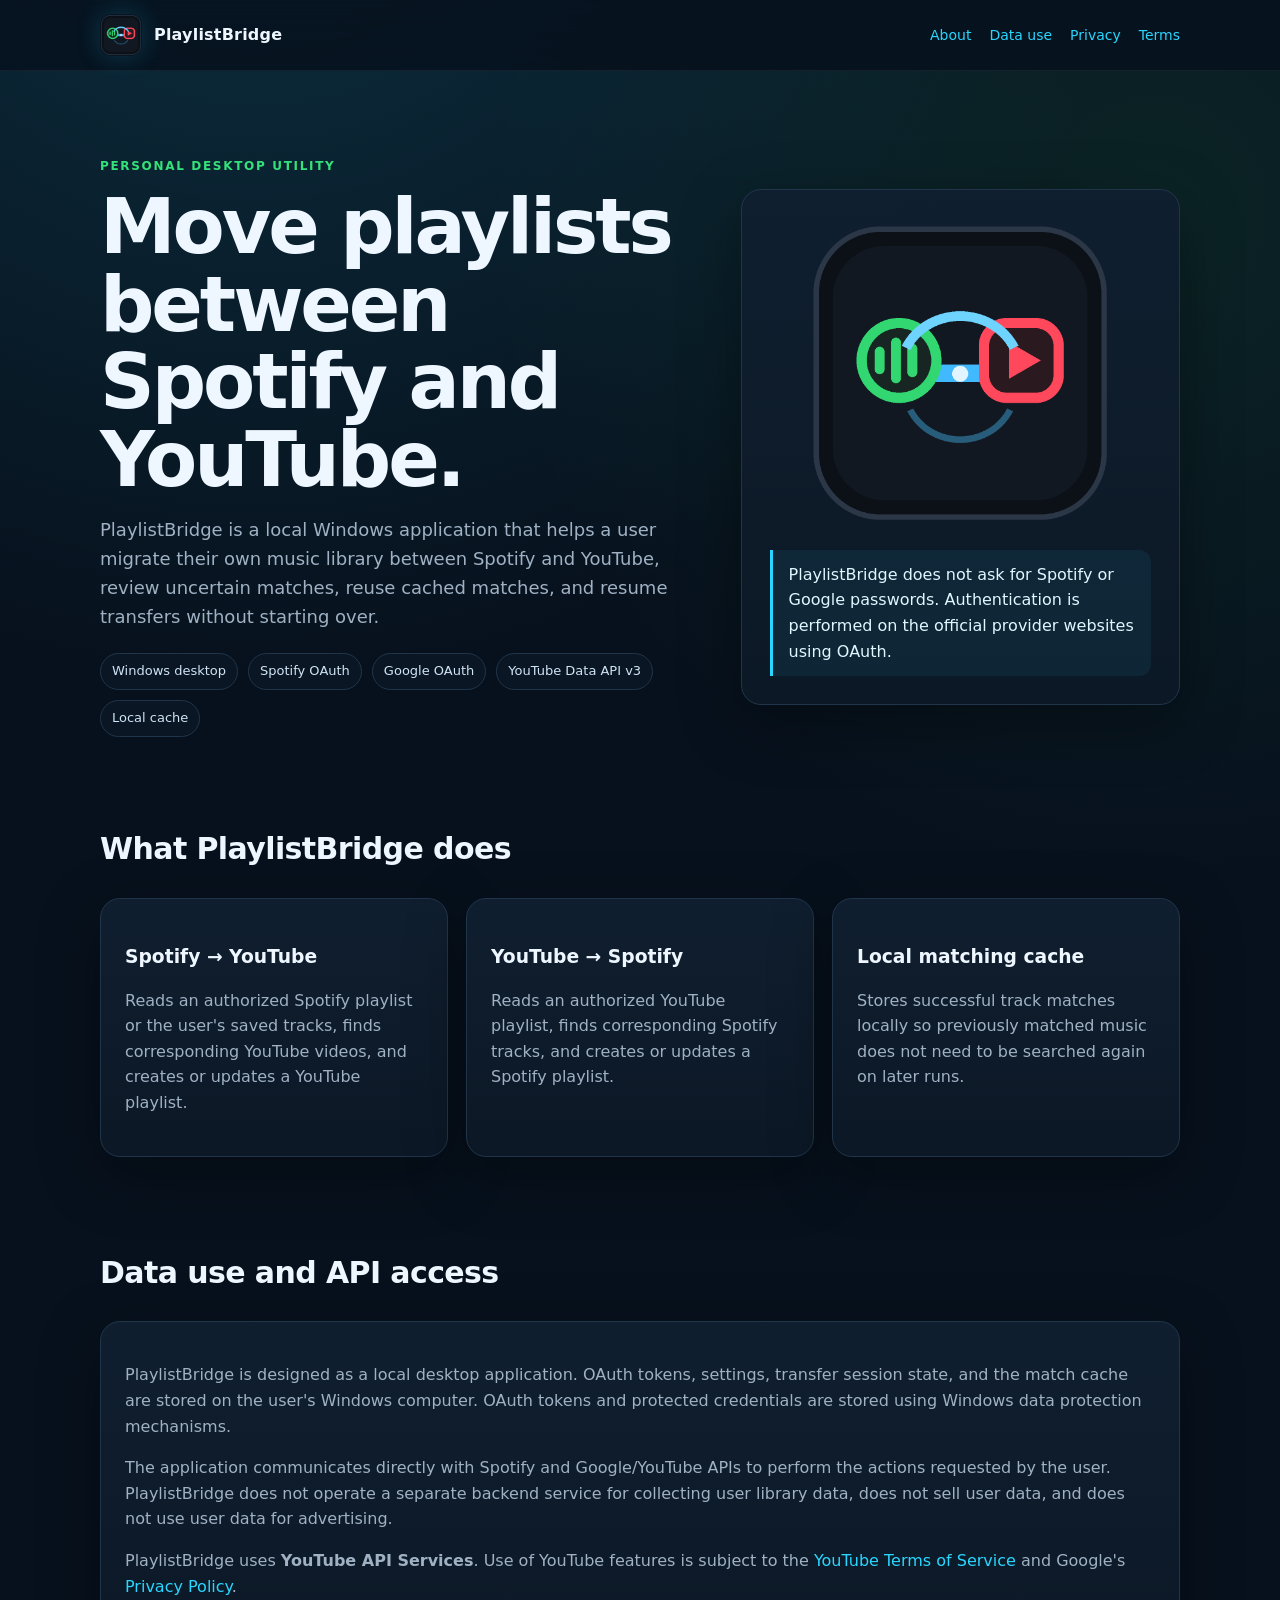
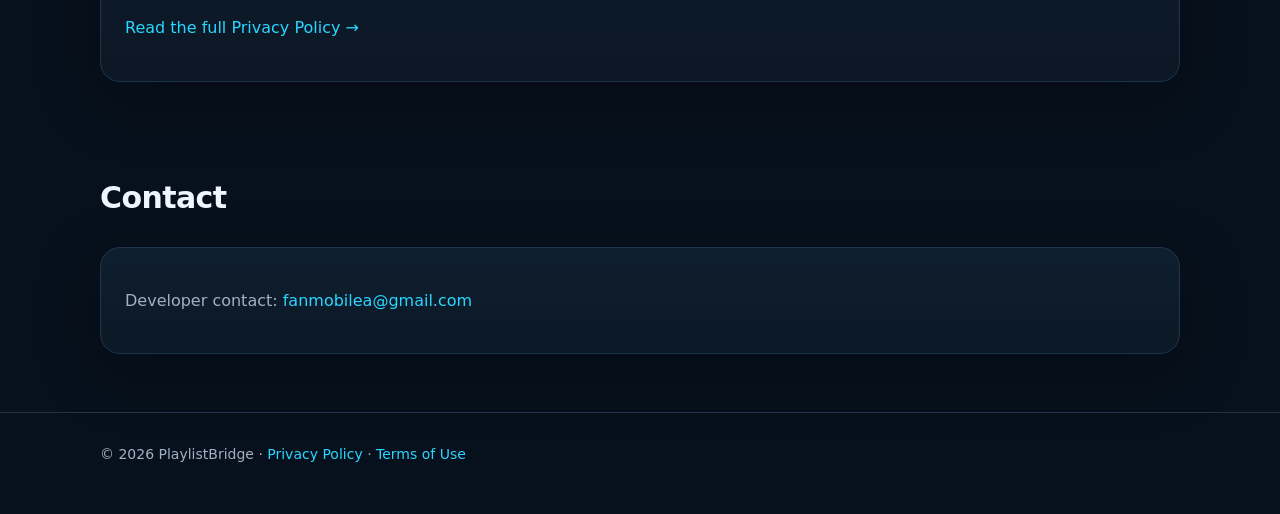
<file: index.html>
<!doctype html>
<html lang="en">
<head>
  <meta charset="utf-8">
  <meta name="viewport" content="width=device-width, initial-scale=1">
  <meta name="description" content="PlaylistBridge is a personal Windows desktop application for transferring music playlists between Spotify and YouTube.">
  <title>PlaylistBridge</title>
  <link rel="icon" href="assets/playlistbridge.png">
  <link rel="stylesheet" href="styles.css">
</head>
<body>
<header>
  <div class="wrap">
    <nav>
      <a class="brand" href="./"><img src="assets/playlistbridge.png" alt="PlaylistBridge icon"><span>PlaylistBridge</span></a>
      <div class="links"><a href="#about">About</a><a href="#privacy">Data use</a><a href="privacy.html">Privacy</a><a href="terms.html">Terms</a></div>
    </nav>
  </div>
</header>
<main>
  <div class="wrap hero">
    <div>
      <div class="kicker">Personal desktop utility</div>
      <h1>Move playlists between Spotify and YouTube.</h1>
      <p class="lead">PlaylistBridge is a local Windows application that helps a user migrate their own music library between Spotify and YouTube, review uncertain matches, reuse cached matches, and resume transfers without starting over.</p>
      <div class="badges"><span class="badge">Windows desktop</span><span class="badge">Spotify OAuth</span><span class="badge">Google OAuth</span><span class="badge">YouTube Data API v3</span><span class="badge">Local cache</span></div>
    </div>
    <div class="hero-card">
      <img src="assets/playlistbridge.png" alt="PlaylistBridge application icon">
      <div class="notice">PlaylistBridge does not ask for Spotify or Google passwords. Authentication is performed on the official provider websites using OAuth.</div>
    </div>
  </div>

  <section id="about">
    <div class="wrap">
      <h2>What PlaylistBridge does</h2>
      <div class="grid">
        <article class="card"><h3>Spotify → YouTube</h3><p>Reads an authorized Spotify playlist or the user's saved tracks, finds corresponding YouTube videos, and creates or updates a YouTube playlist.</p></article>
        <article class="card"><h3>YouTube → Spotify</h3><p>Reads an authorized YouTube playlist, finds corresponding Spotify tracks, and creates or updates a Spotify playlist.</p></article>
        <article class="card"><h3>Local matching cache</h3><p>Stores successful track matches locally so previously matched music does not need to be searched again on later runs.</p></article>
      </div>
    </div>
  </section>

  <section id="privacy">
    <div class="wrap">
      <h2>Data use and API access</h2>
      <div class="card">
        <p>PlaylistBridge is designed as a local desktop application. OAuth tokens, settings, transfer session state, and the match cache are stored on the user's Windows computer. OAuth tokens and protected credentials are stored using Windows data protection mechanisms.</p>
        <p>The application communicates directly with Spotify and Google/YouTube APIs to perform the actions requested by the user. PlaylistBridge does not operate a separate backend service for collecting user library data, does not sell user data, and does not use user data for advertising.</p>
        <p>PlaylistBridge uses <strong>YouTube API Services</strong>. Use of YouTube features is subject to the <a href="https://www.youtube.com/t/terms" rel="noopener noreferrer">YouTube Terms of Service</a> and Google's <a href="https://policies.google.com/privacy" rel="noopener noreferrer">Privacy Policy</a>.</p>
        <p><a href="privacy.html">Read the full Privacy Policy →</a></p>
      </div>
    </div>
  </section>

  <section>
    <div class="wrap">
      <h2>Contact</h2>
      <div class="card">
        <p>Developer contact: <a href="mailto:fanmobilea@gmail.com">fanmobilea@gmail.com</a></p>
      </div>
    </div>
  </section>
</main>
<footer><div class="wrap">© 2026 PlaylistBridge · <a href="privacy.html">Privacy Policy</a> · <a href="terms.html">Terms of Use</a></div></footer>
</body>
</html>
</file>
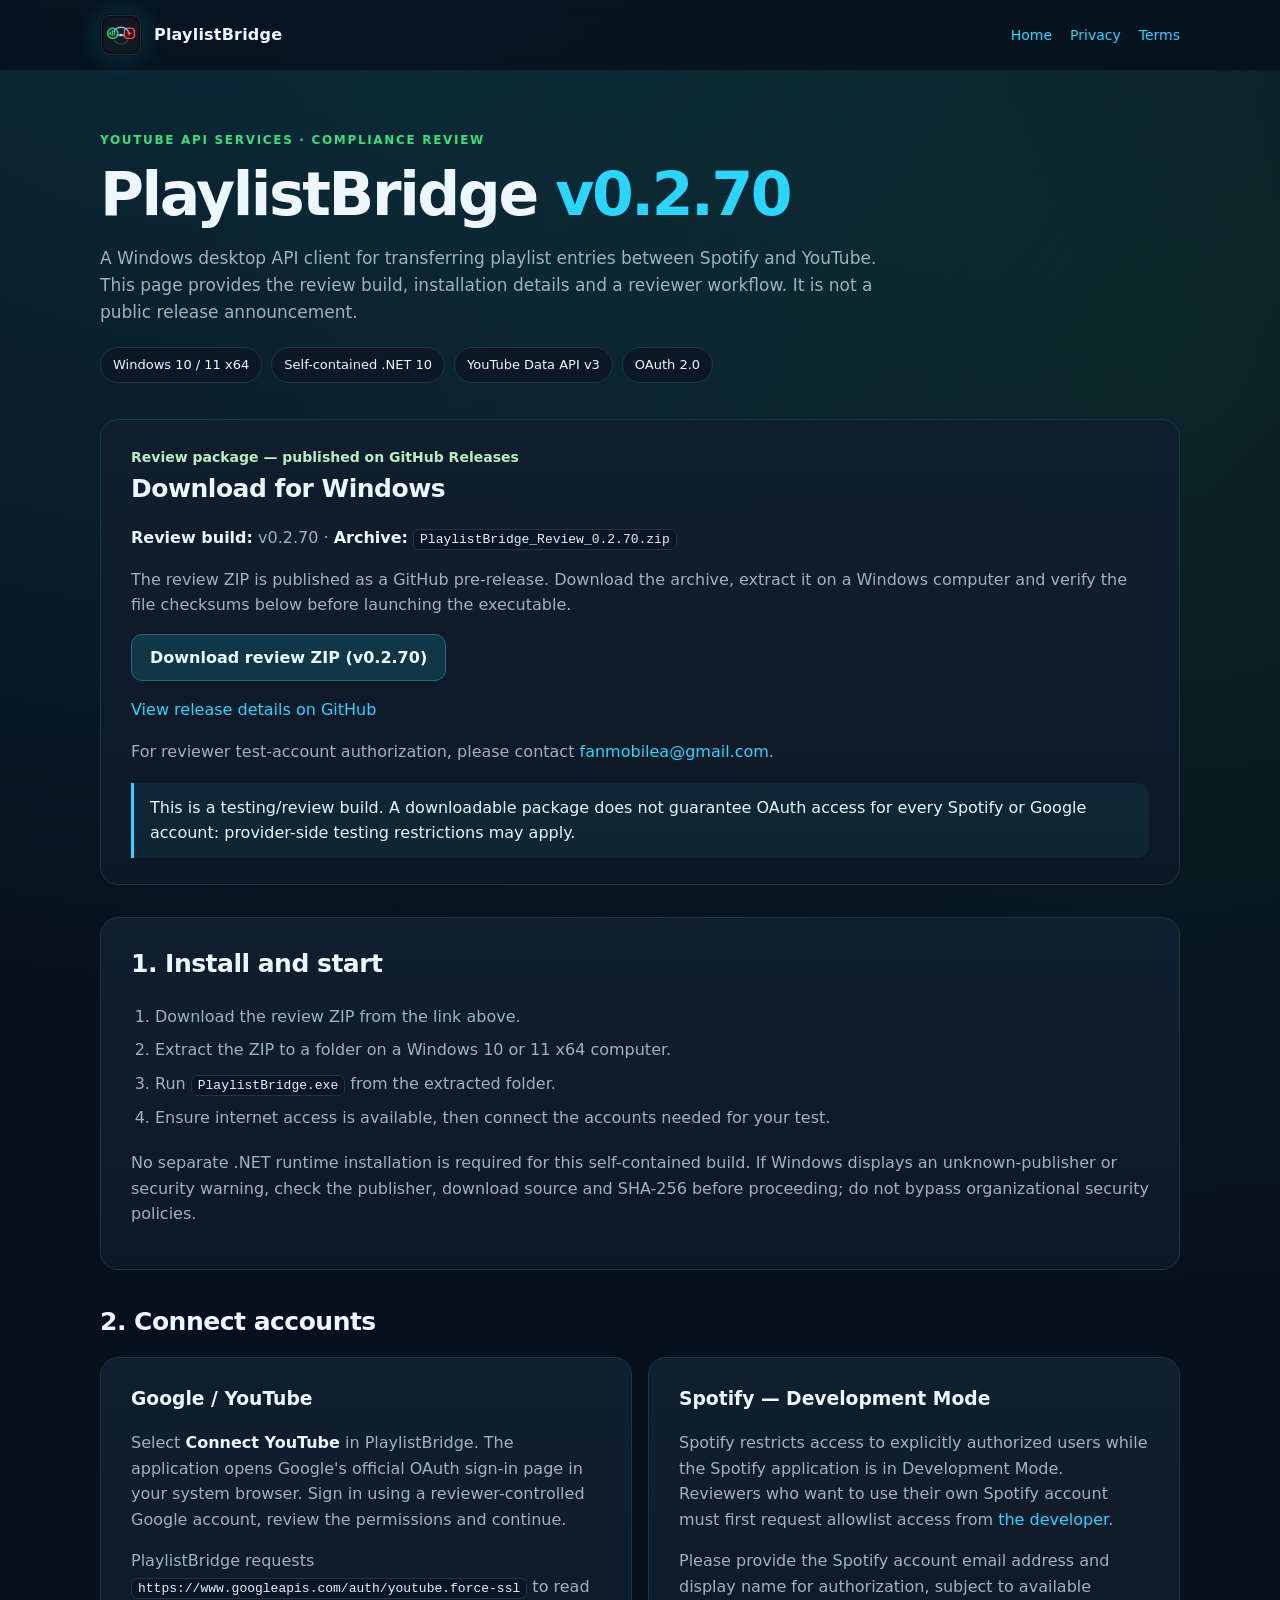
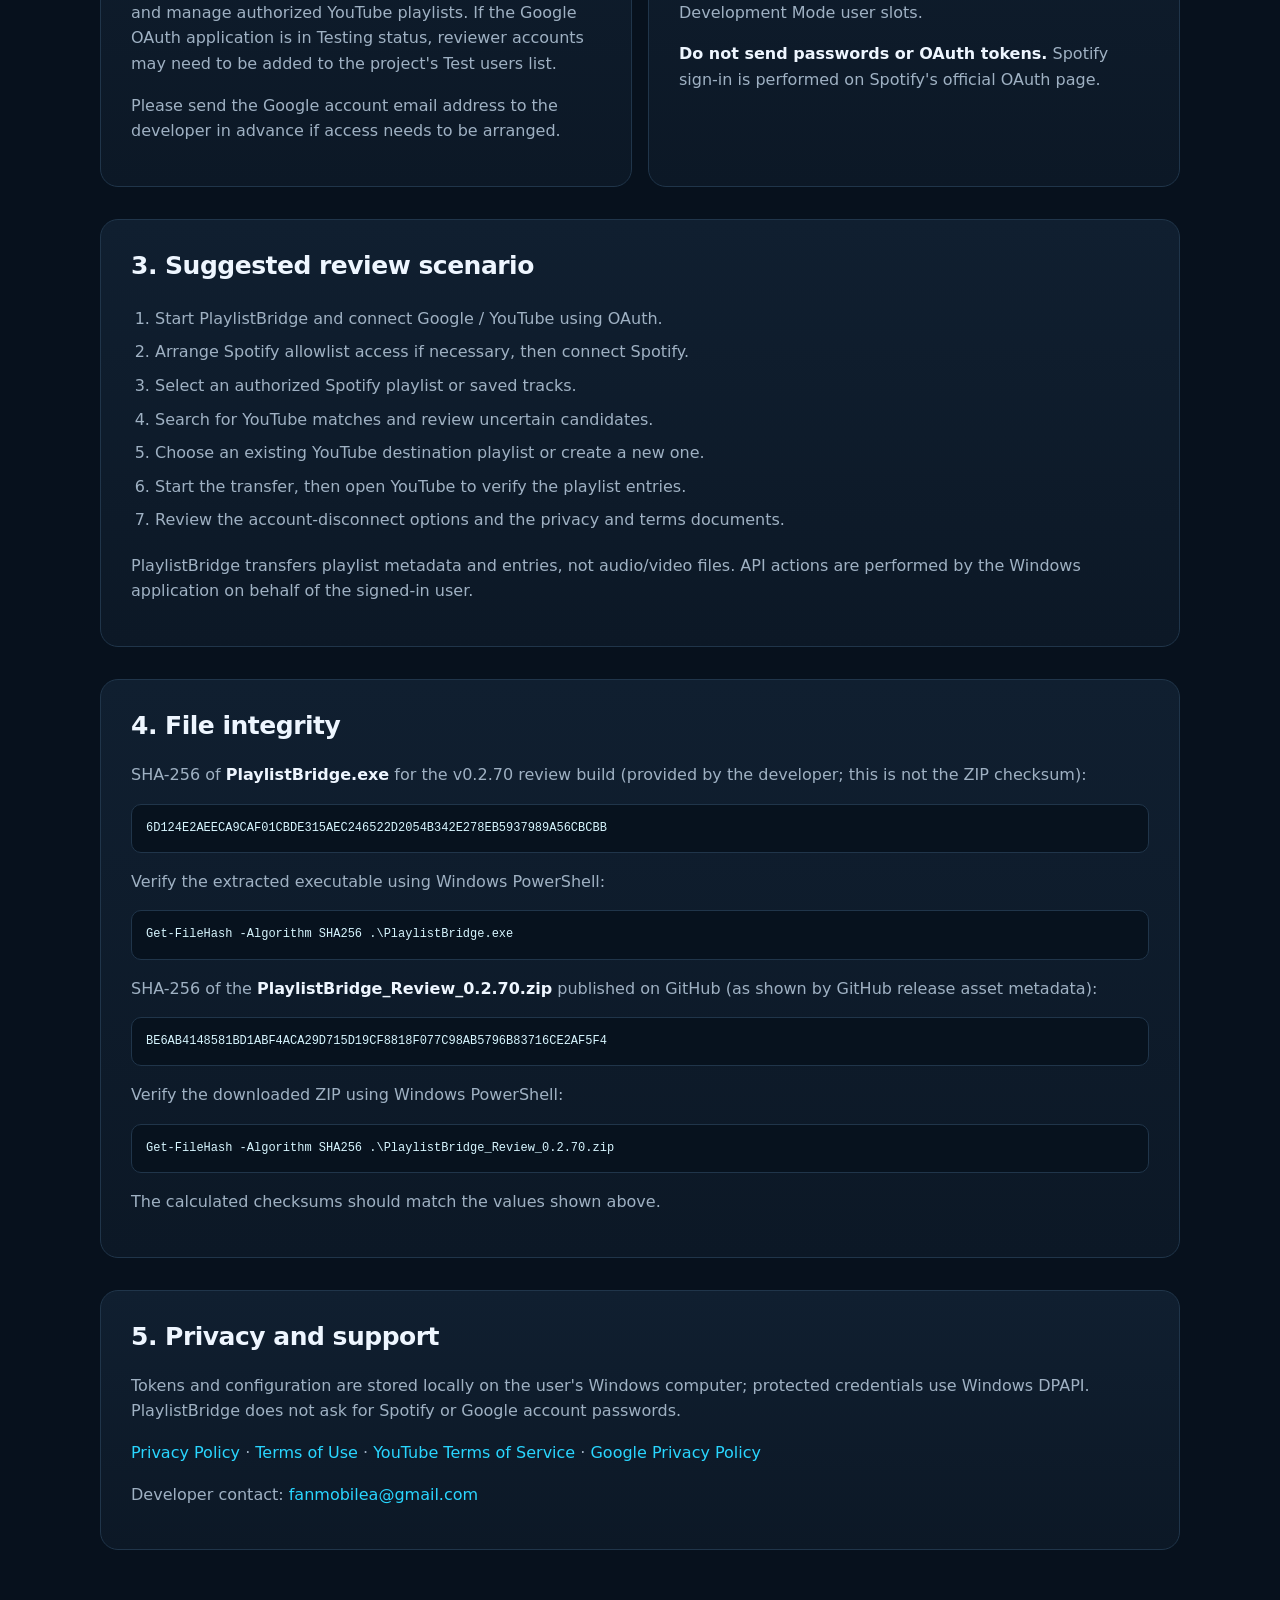
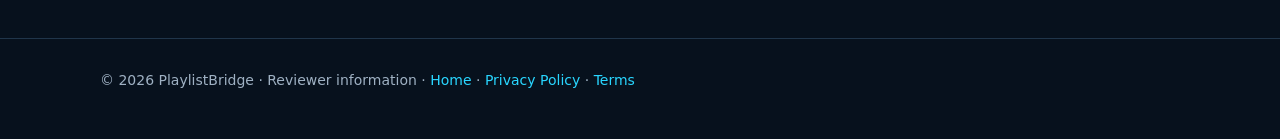
<file: download.html>
<!doctype html>
<html lang="en">
<head>
  <meta charset="utf-8">
  <meta name="viewport" content="width=device-width, initial-scale=1">
  <meta name="description" content="PlaylistBridge v0.2.70 Windows desktop application for YouTube API compliance review. Download, installation, OAuth access and testing guidance.">
  <title>Review Build · PlaylistBridge v0.2.70</title>
  <link rel="icon" href="assets/playlistbridge.png">
  <link rel="stylesheet" href="styles.css">
  <style>
    .review { padding: 60px 0 72px; }
    .review h1 { font-size: clamp(38px,6vw,60px); line-height:1.08; }
    .review h2 { font-size:25px; margin:0 0 15px; }
    .review h3 { margin-top:0; }
    .review section { padding: 16px 0; }
    .review .intro { max-width:800px; font-size:17px; color:var(--muted); }
    .review .panel { background:linear-gradient(180deg,var(--panel2),var(--panel)); border:1px solid var(--line); border-radius:18px; padding:26px 30px; }
    .review .panel p, .review .panel li { color:var(--muted); }
    .review .panel strong { color:var(--text); }
    .review .grid2 { display:grid; grid-template-columns:repeat(2,minmax(0,1fr)); gap:16px; }
    .review .pill-row { display:flex; flex-wrap:wrap; gap:9px; margin:20px 0; }
    .review .pill-row span { background:var(--panel); color:var(--text); border:1px solid var(--line); border-radius:999px; padding:7px 12px; font-size:13px; }
    .review .status { color:#b7f0bd; font-weight:700; font-size:14px; }
    .review .notice { margin-top:18px; }
    .review .action { display:inline-block; background:#103747; color:#ecfbff; border:1px solid #27677a; border-radius:11px; padding:10px 18px; font-weight:700; }
    .review .action:hover { background:#175168; text-decoration:none; }
    .review pre { white-space:pre-wrap; overflow-wrap:anywhere; color:#d7f6ff; background:#07121e; padding:14px; border:1px solid var(--line); border-radius:10px; font-size:12px; }
    .review ol { padding-left:24px; }
    .review li { padding:4px 0; }
    @media(max-width:760px){.review .grid2{grid-template-columns:1fr}.review .panel{padding:20px}.review{padding-top:34px}}
  </style>
</head>
<body>
<header><div class="wrap"><nav>
  <a class="brand" href="./"><img src="assets/playlistbridge.png" alt="PlaylistBridge icon"><span>PlaylistBridge</span></a>
  <div class="links"><a href="./">Home</a><a href="privacy.html">Privacy</a><a href="terms.html">Terms</a></div>
</nav></div></header>
<main class="review"><div class="wrap">
  <div class="kicker">YouTube API Services · Compliance Review</div>
  <h1>PlaylistBridge <span style="color:var(--accent)">v0.2.70</span></h1>
  <p class="intro">A Windows desktop API client for transferring playlist entries between Spotify and YouTube. This page provides the review build, installation details and a reviewer workflow. It is not a public release announcement.</p>
  <div class="pill-row"><span>Windows 10 / 11 x64</span><span>Self-contained .NET 10</span><span>YouTube Data API v3</span><span>OAuth 2.0</span></div>

  <section id="download"><div class="panel">
    <div class="status">Review package — published on GitHub Releases</div>
    <h2>Download for Windows</h2>
    <p><strong>Review build:</strong> v0.2.70 · <strong>Archive:</strong> <code>PlaylistBridge_Review_0.2.70.zip</code></p>
    <p>The review ZIP is published as a GitHub pre-release. Download the archive, extract it on a Windows computer and verify the file checksums below before launching the executable.</p>
    <p><a class="action" href="https://github.com/Rafaello0/PlaylistBridge/releases/download/v0.2.70-review/PlaylistBridge_Review_0.2.70.zip" rel="noopener noreferrer">Download review ZIP (v0.2.70)</a></p>
    <p><a href="https://github.com/Rafaello0/PlaylistBridge/releases/tag/v0.2.70-review" rel="noopener noreferrer">View release details on GitHub</a></p>
    <p>For reviewer test-account authorization, please contact <a href="mailto:fanmobilea@gmail.com?subject=PlaylistBridge%20reviewer%20access">fanmobilea@gmail.com</a>.</p>
    <div class="notice">This is a testing/review build. A downloadable package does not guarantee OAuth access for every Spotify or Google account: provider-side testing restrictions may apply.</div>
  </div></section>

  <section id="install"><div class="panel">
    <h2>1. Install and start</h2>
    <ol>
      <li>Download the review ZIP from the link above.</li>
      <li>Extract the ZIP to a folder on a Windows 10 or 11 x64 computer.</li>
      <li>Run <code>PlaylistBridge.exe</code> from the extracted folder.</li>
      <li>Ensure internet access is available, then connect the accounts needed for your test.</li>
    </ol>
    <p>No separate .NET runtime installation is required for this self-contained build. If Windows displays an unknown-publisher or security warning, check the publisher, download source and SHA-256 before proceeding; do not bypass organizational security policies.</p>
  </div></section>

  <section id="oauth"><h2>2. Connect accounts</h2><div class="grid2">
    <div class="panel"><h3>Google / YouTube</h3>
      <p>Select <strong>Connect YouTube</strong> in PlaylistBridge. The application opens Google's official OAuth sign-in page in your system browser. Sign in using a reviewer-controlled Google account, review the permissions and continue.</p>
      <p>PlaylistBridge requests <code>https://www.googleapis.com/auth/youtube.force-ssl</code> to read and manage authorized YouTube playlists. If the Google OAuth application is in Testing status, reviewer accounts may need to be added to the project's Test users list.</p>
      <p>Please send the Google account email address to the developer in advance if access needs to be arranged.</p>
    </div>
    <div class="panel"><h3>Spotify — Development Mode</h3>
      <p>Spotify restricts access to explicitly authorized users while the Spotify application is in Development Mode. Reviewers who want to use their own Spotify account must first request allowlist access from <a href="mailto:fanmobilea@gmail.com?subject=PlaylistBridge%20Spotify%20reviewer%20access">the developer</a>.</p>
      <p>Please provide the Spotify account email address and display name for authorization, subject to available Development Mode user slots.</p>
      <p><strong>Do not send passwords or OAuth tokens.</strong> Spotify sign-in is performed on Spotify's official OAuth page.</p>
    </div>
  </div></section>

  <section id="workflow"><div class="panel">
    <h2>3. Suggested review scenario</h2>
    <ol>
      <li>Start PlaylistBridge and connect Google / YouTube using OAuth.</li>
      <li>Arrange Spotify allowlist access if necessary, then connect Spotify.</li>
      <li>Select an authorized Spotify playlist or saved tracks.</li>
      <li>Search for YouTube matches and review uncertain candidates.</li>
      <li>Choose an existing YouTube destination playlist or create a new one.</li>
      <li>Start the transfer, then open YouTube to verify the playlist entries.</li>
      <li>Review the account-disconnect options and the privacy and terms documents.</li>
    </ol>
    <p>PlaylistBridge transfers playlist metadata and entries, not audio/video files. API actions are performed by the Windows application on behalf of the signed-in user.</p>
  </div></section>

  <section id="integrity"><div class="panel">
    <h2>4. File integrity</h2>
    <p>SHA-256 of <strong>PlaylistBridge.exe</strong> for the v0.2.70 review build (provided by the developer; this is not the ZIP checksum):</p>
    <pre>6D124E2AEECA9CAF01CBDE315AEC246522D2054B342E278EB5937989A56CBCBB</pre>
    <p>Verify the extracted executable using Windows PowerShell:</p>
    <pre>Get-FileHash -Algorithm SHA256 .\PlaylistBridge.exe</pre>
    <p>SHA-256 of the <strong>PlaylistBridge_Review_0.2.70.zip</strong> published on GitHub (as shown by GitHub release asset metadata):</p>
    <pre>BE6AB4148581BD1ABF4ACA29D715D19CF8818F077C98AB5796B83716CE2AF5F4</pre>
    <p>Verify the downloaded ZIP using Windows PowerShell:</p>
    <pre>Get-FileHash -Algorithm SHA256 .\PlaylistBridge_Review_0.2.70.zip</pre>
    <p>The calculated checksums should match the values shown above.</p>
  </div></section>

  <section id="support"><div class="panel">
    <h2>5. Privacy and support</h2>
    <p>Tokens and configuration are stored locally on the user's Windows computer; protected credentials use Windows DPAPI. PlaylistBridge does not ask for Spotify or Google account passwords.</p>
    <p><a href="privacy.html">Privacy Policy</a> · <a href="terms.html">Terms of Use</a> · <a href="https://www.youtube.com/t/terms" rel="noopener noreferrer">YouTube Terms of Service</a> · <a href="https://policies.google.com/privacy" rel="noopener noreferrer">Google Privacy Policy</a></p>
    <p>Developer contact: <a href="mailto:fanmobilea@gmail.com">fanmobilea@gmail.com</a></p>
  </div></section>
</div></main>
<footer><div class="wrap">© 2026 PlaylistBridge · Reviewer information · <a href="./">Home</a> · <a href="privacy.html">Privacy Policy</a> · <a href="terms.html">Terms</a></div></footer>
</body>
</html>
</file>
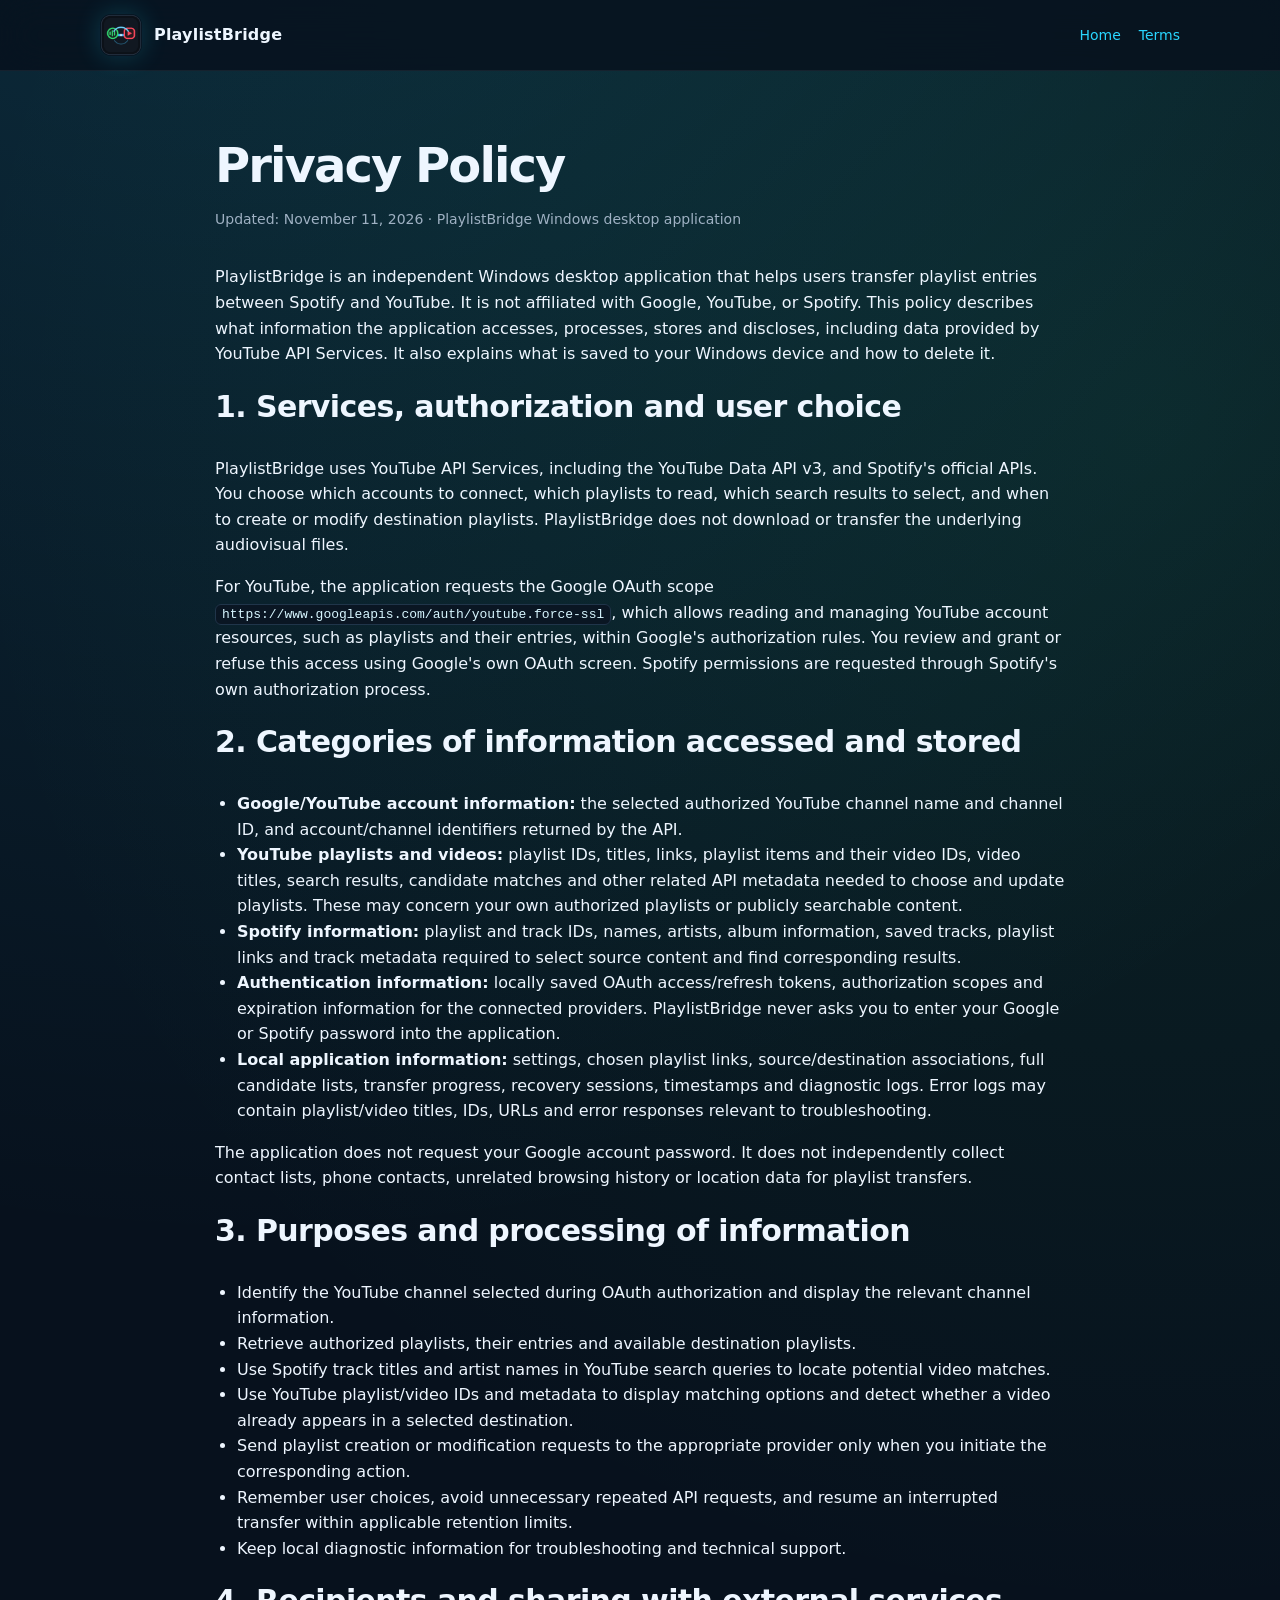
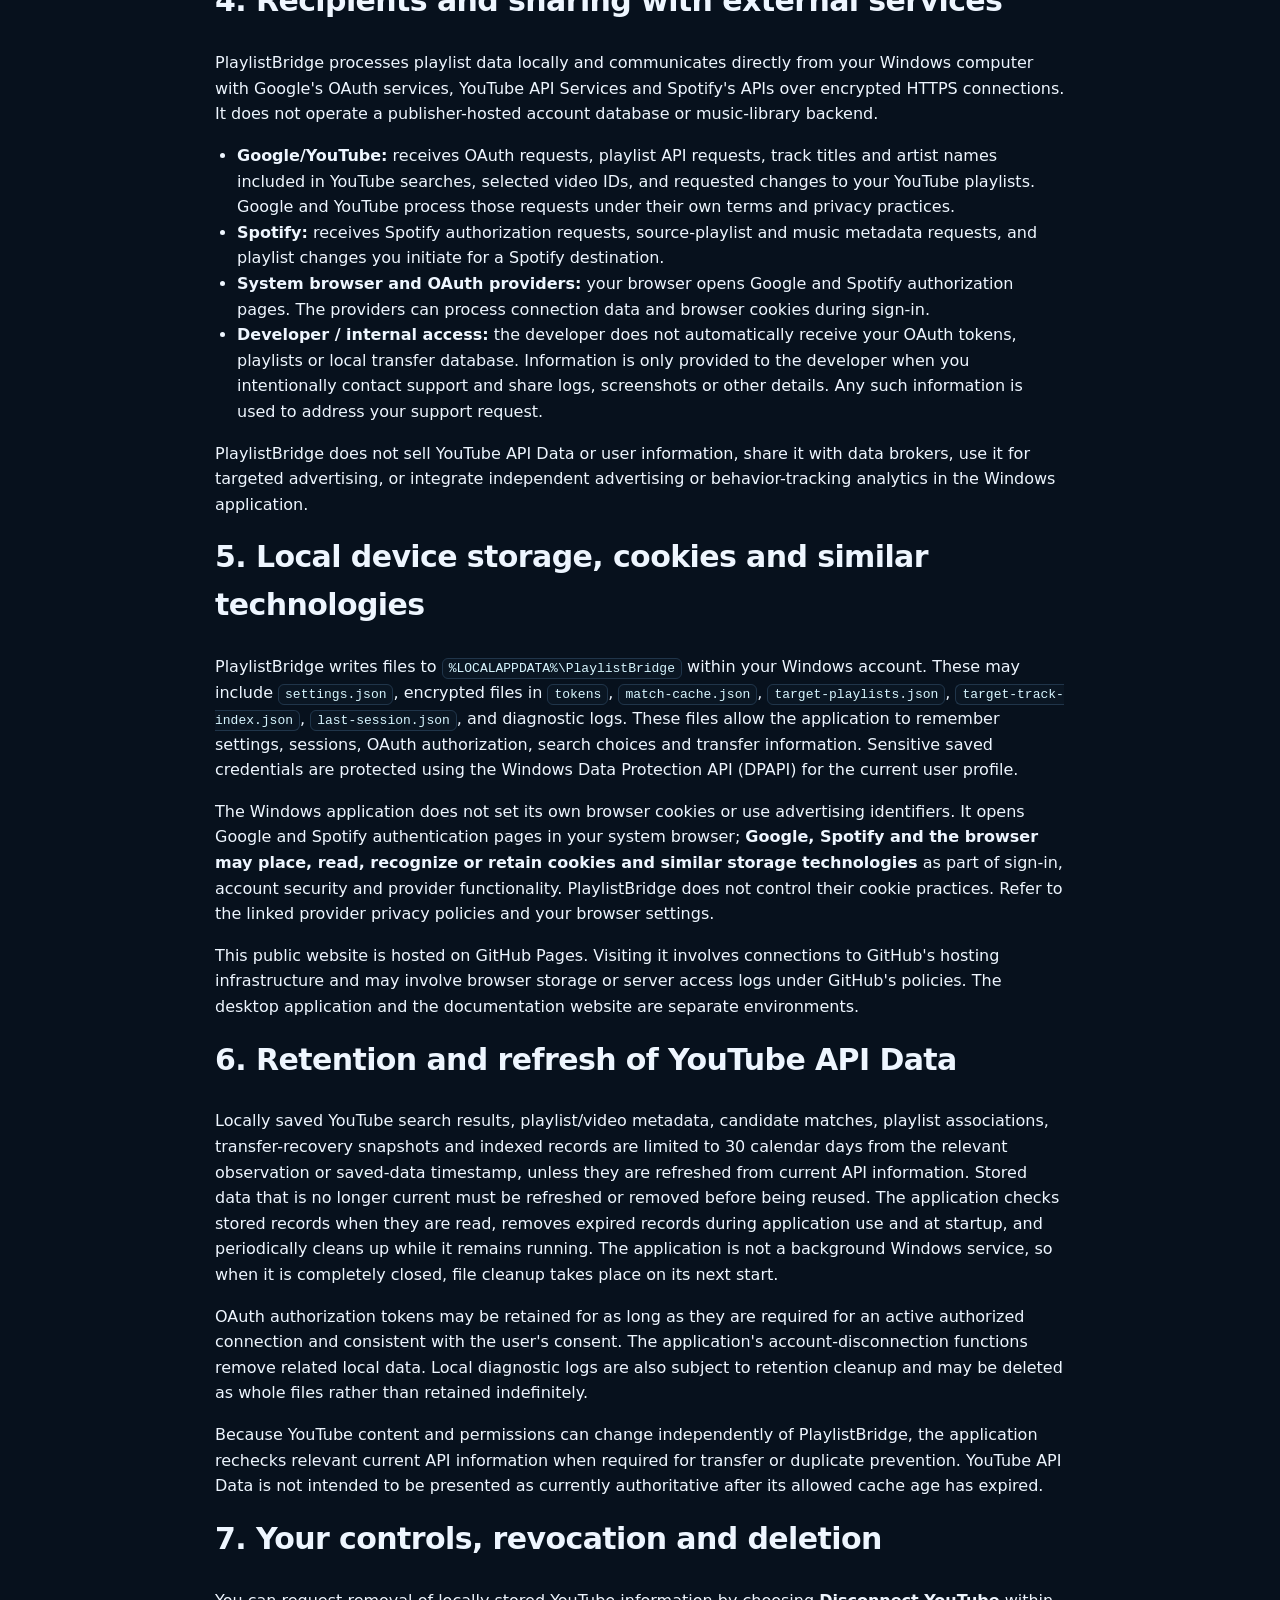
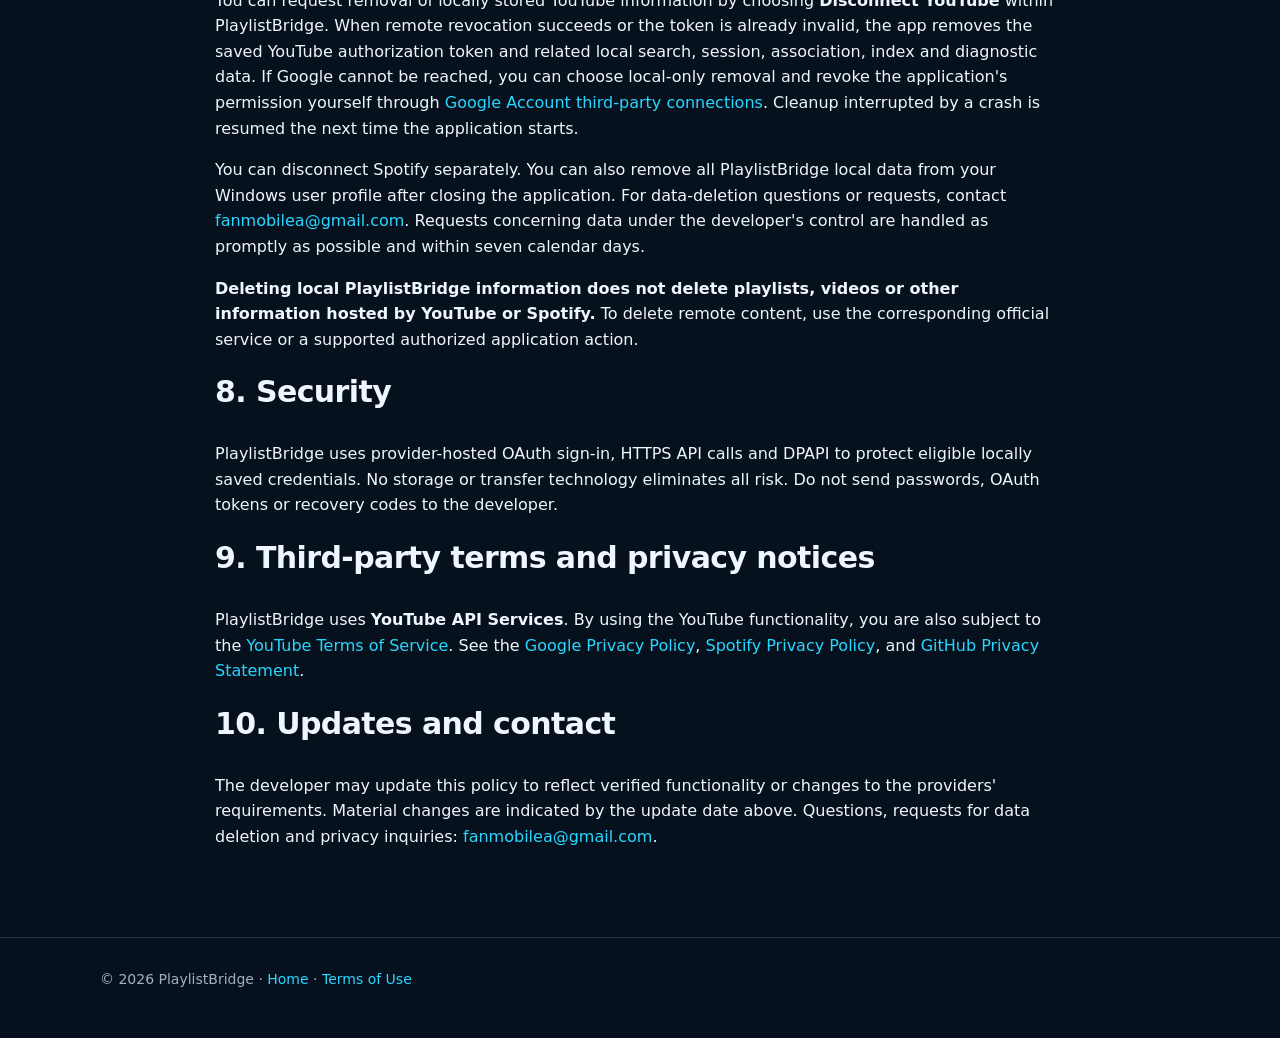
<file: privacy.html>
<!doctype html>
<html lang="en">
<head>
  <meta charset="utf-8">
  <meta name="viewport" content="width=device-width, initial-scale=1">
  <meta name="description" content="PlaylistBridge Windows desktop application privacy policy">
  <title>Privacy Policy · PlaylistBridge</title>
  <link rel="icon" href="assets/playlistbridge.png">
  <link rel="stylesheet" href="styles.css">
</head>
<body>
<header><div class="wrap"><nav><a class="brand" href="./"><img src="assets/playlistbridge.png" alt="PlaylistBridge icon"><span>PlaylistBridge</span></a><div class="links"><a href="./">Home</a><a href="terms.html">Terms</a></div></nav></div></header>
<main class="page"><div class="wrap content">
<h1>Privacy Policy</h1>
<div class="meta">Updated: November 11, 2026 · PlaylistBridge Windows desktop application</div>

<p>PlaylistBridge is an independent Windows desktop application that helps users transfer playlist entries between Spotify and YouTube. It is not affiliated with Google, YouTube, or Spotify. This policy describes what information the application accesses, processes, stores and discloses, including data provided by YouTube API Services. It also explains what is saved to your Windows device and how to delete it.</p>

<h2>1. Services, authorization and user choice</h2>
<p>PlaylistBridge uses YouTube API Services, including the YouTube Data API v3, and Spotify's official APIs. You choose which accounts to connect, which playlists to read, which search results to select, and when to create or modify destination playlists. PlaylistBridge does not download or transfer the underlying audiovisual files.</p>
<p>For YouTube, the application requests the Google OAuth scope <code>https://www.googleapis.com/auth/youtube.force-ssl</code>, which allows reading and managing YouTube account resources, such as playlists and their entries, within Google's authorization rules. You review and grant or refuse this access using Google's own OAuth screen. Spotify permissions are requested through Spotify's own authorization process.</p>

<h2>2. Categories of information accessed and stored</h2>
<ul>
<li><strong>Google/YouTube account information:</strong> the selected authorized YouTube channel name and channel ID, and account/channel identifiers returned by the API.</li>
<li><strong>YouTube playlists and videos:</strong> playlist IDs, titles, links, playlist items and their video IDs, video titles, search results, candidate matches and other related API metadata needed to choose and update playlists. These may concern your own authorized playlists or publicly searchable content.</li>
<li><strong>Spotify information:</strong> playlist and track IDs, names, artists, album information, saved tracks, playlist links and track metadata required to select source content and find corresponding results.</li>
<li><strong>Authentication information:</strong> locally saved OAuth access/refresh tokens, authorization scopes and expiration information for the connected providers. PlaylistBridge never asks you to enter your Google or Spotify password into the application.</li>
<li><strong>Local application information:</strong> settings, chosen playlist links, source/destination associations, full candidate lists, transfer progress, recovery sessions, timestamps and diagnostic logs. Error logs may contain playlist/video titles, IDs, URLs and error responses relevant to troubleshooting.</li>
</ul>
<p>The application does not request your Google account password. It does not independently collect contact lists, phone contacts, unrelated browsing history or location data for playlist transfers.</p>

<h2>3. Purposes and processing of information</h2>
<ul>
<li>Identify the YouTube channel selected during OAuth authorization and display the relevant channel information.</li>
<li>Retrieve authorized playlists, their entries and available destination playlists.</li>
<li>Use Spotify track titles and artist names in YouTube search queries to locate potential video matches.</li>
<li>Use YouTube playlist/video IDs and metadata to display matching options and detect whether a video already appears in a selected destination.</li>
<li>Send playlist creation or modification requests to the appropriate provider only when you initiate the corresponding action.</li>
<li>Remember user choices, avoid unnecessary repeated API requests, and resume an interrupted transfer within applicable retention limits.</li>
<li>Keep local diagnostic information for troubleshooting and technical support.</li>
</ul>

<h2>4. Recipients and sharing with external services</h2>
<p>PlaylistBridge processes playlist data locally and communicates directly from your Windows computer with Google's OAuth services, YouTube API Services and Spotify's APIs over encrypted HTTPS connections. It does not operate a publisher-hosted account database or music-library backend.</p>
<ul>
<li><strong>Google/YouTube:</strong> receives OAuth requests, playlist API requests, track titles and artist names included in YouTube searches, selected video IDs, and requested changes to your YouTube playlists. Google and YouTube process those requests under their own terms and privacy practices.</li>
<li><strong>Spotify:</strong> receives Spotify authorization requests, source-playlist and music metadata requests, and playlist changes you initiate for a Spotify destination.</li>
<li><strong>System browser and OAuth providers:</strong> your browser opens Google and Spotify authorization pages. The providers can process connection data and browser cookies during sign-in.</li>
<li><strong>Developer / internal access:</strong> the developer does not automatically receive your OAuth tokens, playlists or local transfer database. Information is only provided to the developer when you intentionally contact support and share logs, screenshots or other details. Any such information is used to address your support request.</li>
</ul>
<p>PlaylistBridge does not sell YouTube API Data or user information, share it with data brokers, use it for targeted advertising, or integrate independent advertising or behavior-tracking analytics in the Windows application.</p>

<h2>5. Local device storage, cookies and similar technologies</h2>
<p>PlaylistBridge writes files to <code>%LOCALAPPDATA%\PlaylistBridge</code> within your Windows account. These may include <code>settings.json</code>, encrypted files in <code>tokens</code>, <code>match-cache.json</code>, <code>target-playlists.json</code>, <code>target-track-index.json</code>, <code>last-session.json</code>, and diagnostic logs. These files allow the application to remember settings, sessions, OAuth authorization, search choices and transfer information. Sensitive saved credentials are protected using the Windows Data Protection API (DPAPI) for the current user profile.</p>
<p>The Windows application does not set its own browser cookies or use advertising identifiers. It opens Google and Spotify authentication pages in your system browser; <strong>Google, Spotify and the browser may place, read, recognize or retain cookies and similar storage technologies</strong> as part of sign-in, account security and provider functionality. PlaylistBridge does not control their cookie practices. Refer to the linked provider privacy policies and your browser settings.</p>
<p>This public website is hosted on GitHub Pages. Visiting it involves connections to GitHub's hosting infrastructure and may involve browser storage or server access logs under GitHub's policies. The desktop application and the documentation website are separate environments.</p>

<h2>6. Retention and refresh of YouTube API Data</h2>
<p>Locally saved YouTube search results, playlist/video metadata, candidate matches, playlist associations, transfer-recovery snapshots and indexed records are limited to 30 calendar days from the relevant observation or saved-data timestamp, unless they are refreshed from current API information. Stored data that is no longer current must be refreshed or removed before being reused. The application checks stored records when they are read, removes expired records during application use and at startup, and periodically cleans up while it remains running. The application is not a background Windows service, so when it is completely closed, file cleanup takes place on its next start.</p>
<p>OAuth authorization tokens may be retained for as long as they are required for an active authorized connection and consistent with the user's consent. The application's account-disconnection functions remove related local data. Local diagnostic logs are also subject to retention cleanup and may be deleted as whole files rather than retained indefinitely.</p>
<p>Because YouTube content and permissions can change independently of PlaylistBridge, the application rechecks relevant current API information when required for transfer or duplicate prevention. YouTube API Data is not intended to be presented as currently authoritative after its allowed cache age has expired.</p>

<h2>7. Your controls, revocation and deletion</h2>
<p>You can request removal of locally stored YouTube information by choosing <strong>Disconnect YouTube</strong> within PlaylistBridge. When remote revocation succeeds or the token is already invalid, the app removes the saved YouTube authorization token and related local search, session, association, index and diagnostic data. If Google cannot be reached, you can choose local-only removal and revoke the application's permission yourself through <a href="https://myaccount.google.com/connections" rel="noopener noreferrer">Google Account third-party connections</a>. Cleanup interrupted by a crash is resumed the next time the application starts.</p>
<p>You can disconnect Spotify separately. You can also remove all PlaylistBridge local data from your Windows user profile after closing the application. For data-deletion questions or requests, contact <a href="mailto:fanmobilea@gmail.com">fanmobilea@gmail.com</a>. Requests concerning data under the developer's control are handled as promptly as possible and within seven calendar days.</p>
<p><strong>Deleting local PlaylistBridge information does not delete playlists, videos or other information hosted by YouTube or Spotify.</strong> To delete remote content, use the corresponding official service or a supported authorized application action.</p>

<h2>8. Security</h2>
<p>PlaylistBridge uses provider-hosted OAuth sign-in, HTTPS API calls and DPAPI to protect eligible locally saved credentials. No storage or transfer technology eliminates all risk. Do not send passwords, OAuth tokens or recovery codes to the developer.</p>

<h2>9. Third-party terms and privacy notices</h2>
<p>PlaylistBridge uses <strong>YouTube API Services</strong>. By using the YouTube functionality, you are also subject to the <a href="https://www.youtube.com/t/terms" rel="noopener noreferrer">YouTube Terms of Service</a>. See the <a href="https://policies.google.com/privacy" rel="noopener noreferrer">Google Privacy Policy</a>, <a href="https://www.spotify.com/legal/privacy-policy/" rel="noopener noreferrer">Spotify Privacy Policy</a>, and <a href="https://docs.github.com/en/site-policy/privacy-policies/github-general-privacy-statement" rel="noopener noreferrer">GitHub Privacy Statement</a>.</p>

<h2>10. Updates and contact</h2>
<p>The developer may update this policy to reflect verified functionality or changes to the providers' requirements. Material changes are indicated by the update date above. Questions, requests for data deletion and privacy inquiries: <a href="mailto:fanmobilea@gmail.com">fanmobilea@gmail.com</a>.</p>
</div></main>
<footer><div class="wrap">© 2026 PlaylistBridge · <a href="./">Home</a> · <a href="terms.html">Terms of Use</a></div></footer>
</body>
</html>
</file>
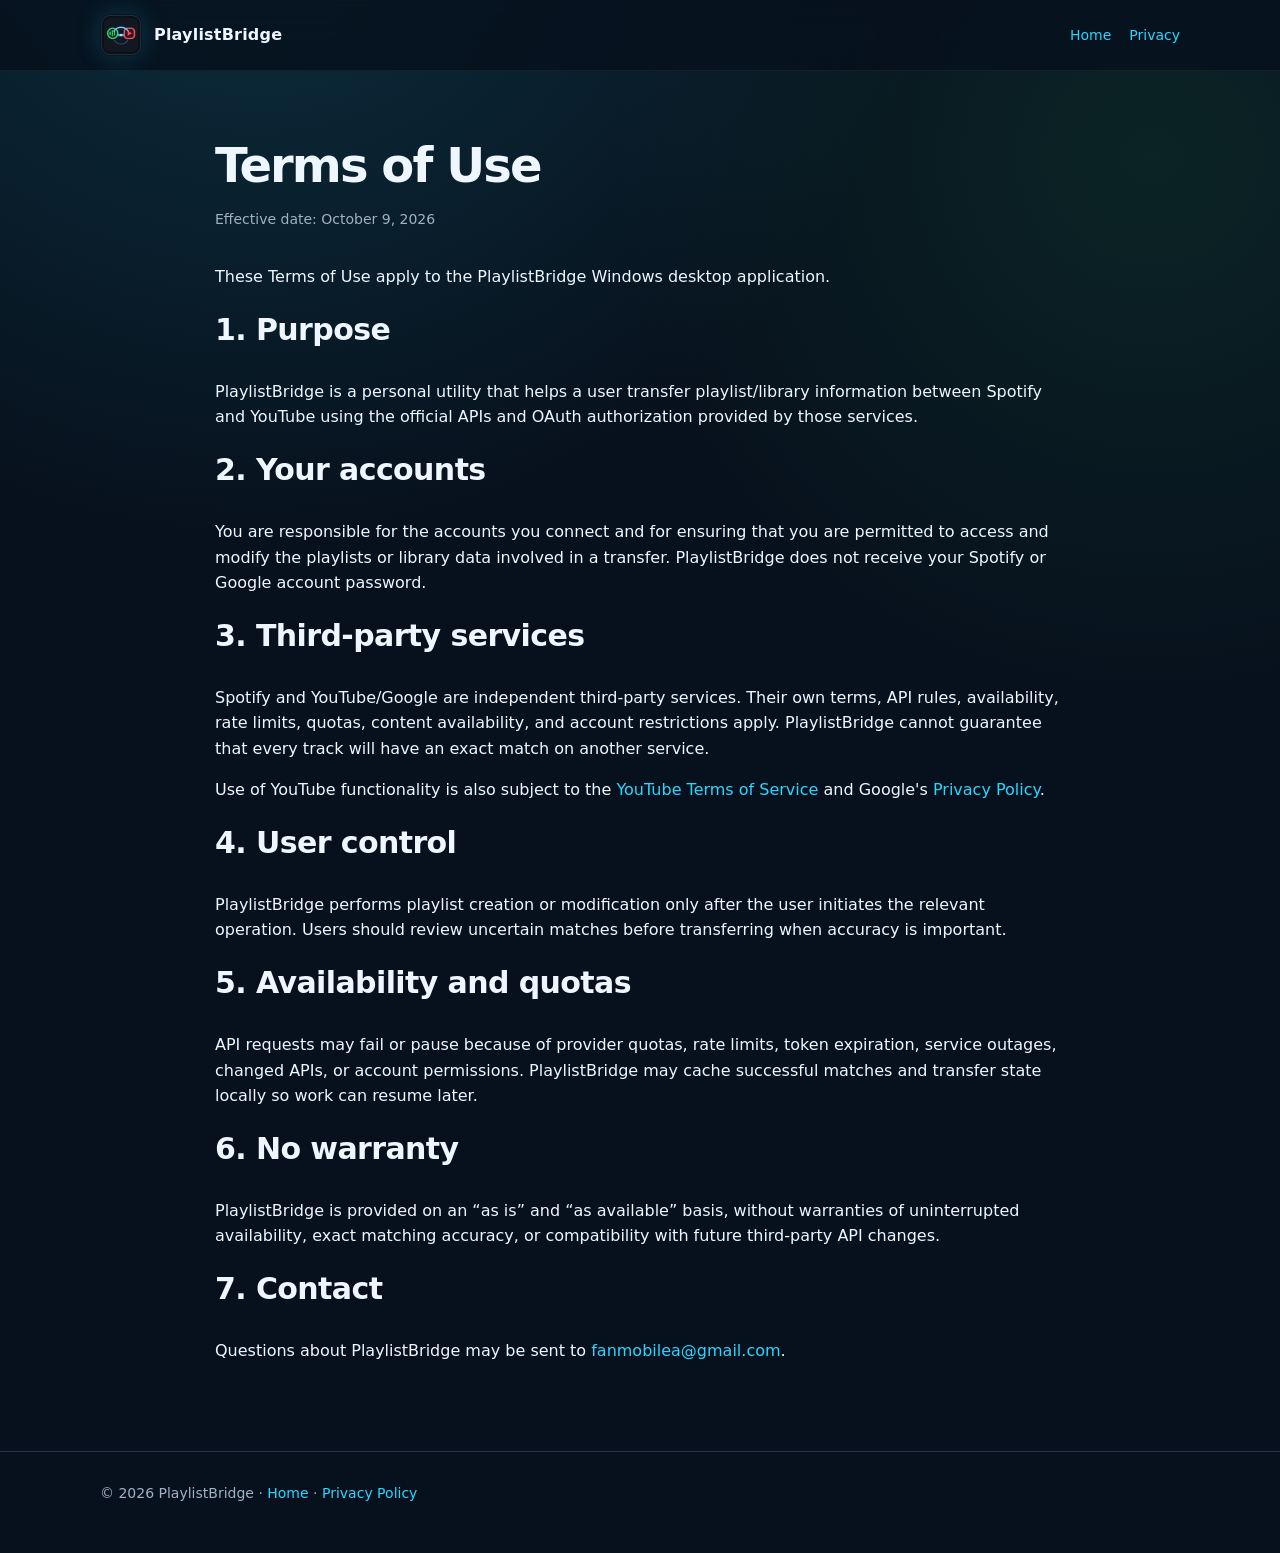
<file: terms.html>
<!doctype html>
<html lang="en">
<head>
  <meta charset="utf-8">
  <meta name="viewport" content="width=device-width, initial-scale=1">
  <meta name="description" content="PlaylistBridge Terms of Use">
  <title>Terms of Use · PlaylistBridge</title>
  <link rel="icon" href="assets/playlistbridge.png">
  <link rel="stylesheet" href="styles.css">
</head>
<body>
<header><div class="wrap"><nav><a class="brand" href="./"><img src="assets/playlistbridge.png" alt="PlaylistBridge icon"><span>PlaylistBridge</span></a><div class="links"><a href="./">Home</a><a href="privacy.html">Privacy</a></div></nav></div></header>
<main class="page"><div class="wrap content">
  <h1>Terms of Use</h1>
  <div class="meta">Effective date: October 9, 2026</div>

  <p>These Terms of Use apply to the PlaylistBridge Windows desktop application.</p>

  <h2>1. Purpose</h2>
  <p>PlaylistBridge is a personal utility that helps a user transfer playlist/library information between Spotify and YouTube using the official APIs and OAuth authorization provided by those services.</p>

  <h2>2. Your accounts</h2>
  <p>You are responsible for the accounts you connect and for ensuring that you are permitted to access and modify the playlists or library data involved in a transfer. PlaylistBridge does not receive your Spotify or Google account password.</p>

  <h2>3. Third-party services</h2>
  <p>Spotify and YouTube/Google are independent third-party services. Their own terms, API rules, availability, rate limits, quotas, content availability, and account restrictions apply. PlaylistBridge cannot guarantee that every track will have an exact match on another service.</p>
  <p>Use of YouTube functionality is also subject to the <a href="https://www.youtube.com/t/terms" rel="noopener noreferrer">YouTube Terms of Service</a> and Google's <a href="https://policies.google.com/privacy" rel="noopener noreferrer">Privacy Policy</a>.</p>

  <h2>4. User control</h2>
  <p>PlaylistBridge performs playlist creation or modification only after the user initiates the relevant operation. Users should review uncertain matches before transferring when accuracy is important.</p>

  <h2>5. Availability and quotas</h2>
  <p>API requests may fail or pause because of provider quotas, rate limits, token expiration, service outages, changed APIs, or account permissions. PlaylistBridge may cache successful matches and transfer state locally so work can resume later.</p>

  <h2>6. No warranty</h2>
  <p>PlaylistBridge is provided on an “as is” and “as available” basis, without warranties of uninterrupted availability, exact matching accuracy, or compatibility with future third-party API changes.</p>

  <h2>7. Contact</h2>
  <p>Questions about PlaylistBridge may be sent to <a href="mailto:fanmobilea@gmail.com">fanmobilea@gmail.com</a>.</p>
</div></main>
<footer><div class="wrap">© 2026 PlaylistBridge · <a href="./">Home</a> · <a href="privacy.html">Privacy Policy</a></div></footer>
</body>
</html>
</file>
<file: styles.css>
:root {
  color-scheme: dark;
  --bg: #07111d;
  --panel: #0c1826;
  --panel2: #101f30;
  --text: #eef6ff;
  --muted: #9fb1c3;
  --line: #20354a;
  --accent: #29d6ff;
  --green: #35e27a;
  --red: #ff5b67;
  --shadow: 0 18px 60px rgba(0,0,0,.35);
}
* { box-sizing: border-box; }
html { scroll-behavior: smooth; }
body {
  margin: 0;
  font-family: Inter, ui-sans-serif, system-ui, -apple-system, "Segoe UI", Arial, sans-serif;
  background:
    radial-gradient(circle at 20% -10%, rgba(41,214,255,.16), transparent 35%),
    radial-gradient(circle at 90% 10%, rgba(53,226,122,.09), transparent 30%),
    var(--bg);
  color: var(--text);
  line-height: 1.6;
}
a { color: var(--accent); text-decoration: none; }
a:hover { text-decoration: underline; }
.wrap { width: min(1080px, calc(100% - 32px)); margin: 0 auto; }
header {
  position: sticky; top: 0; z-index: 10;
  background: rgba(7,17,29,.82);
  backdrop-filter: blur(18px);
  border-bottom: 1px solid rgba(255,255,255,.06);
}
nav { display:flex; align-items:center; justify-content:space-between; min-height:70px; gap:20px; }
.brand { display:flex; align-items:center; gap:12px; font-weight:800; letter-spacing:.2px; color:var(--text); }
.brand img { width:42px; height:42px; border-radius:11px; box-shadow: 0 0 26px rgba(41,214,255,.2); }
.links { display:flex; flex-wrap:wrap; gap:18px; font-size:14px; }
.hero { padding: 86px 0 54px; display:grid; grid-template-columns: 1.15fr .85fr; gap:46px; align-items:center; }
.kicker { color:var(--green); font-weight:700; text-transform:uppercase; letter-spacing:.14em; font-size:12px; }
h1 { font-size: clamp(42px, 7vw, 76px); line-height:1.02; margin: 12px 0 18px; letter-spacing:-.04em; }
h2 { margin-top:0; font-size:30px; letter-spacing:-.02em; }
h3 { margin-bottom:6px; }
.lead { color:var(--muted); font-size:18px; max-width:720px; }
.hero-card, .card {
  background: linear-gradient(180deg, rgba(16,31,48,.96), rgba(12,24,38,.96));
  border:1px solid var(--line); border-radius:20px; box-shadow:var(--shadow);
}
.hero-card { padding:28px; }
.hero-card img { width:100%; max-width:310px; display:block; margin:0 auto 22px; border-radius:24px; }
.badges { display:flex; flex-wrap:wrap; gap:10px; margin-top:22px; }
.badge { padding:7px 11px; border:1px solid var(--line); background:#0a1623; border-radius:999px; color:#cfe4f5; font-size:13px; }
section { padding: 34px 0 58px; }
.grid { display:grid; grid-template-columns:repeat(3,1fr); gap:18px; }
.card { padding:24px; }
.card p, .muted { color:var(--muted); }
.notice { border-left:3px solid var(--accent); padding:12px 16px; background:rgba(41,214,255,.07); border-radius:0 12px 12px 0; color:#dff7ff; }
ul { padding-left:22px; }
footer { border-top:1px solid var(--line); color:var(--muted); padding:30px 0 48px; font-size:14px; }
.page { padding: 58px 0 72px; }
.page .content { max-width:850px; }
.page h1 { font-size:48px; }
.meta { color:var(--muted); font-size:14px; margin-bottom:34px; }
code { color:#d7f6ff; background:#0a1623; border:1px solid var(--line); padding:2px 6px; border-radius:6px; }
@media (max-width: 820px) {
  .hero { grid-template-columns:1fr; padding-top:56px; }
  .grid { grid-template-columns:1fr; }
  .links { gap:12px; }
}
</file>
